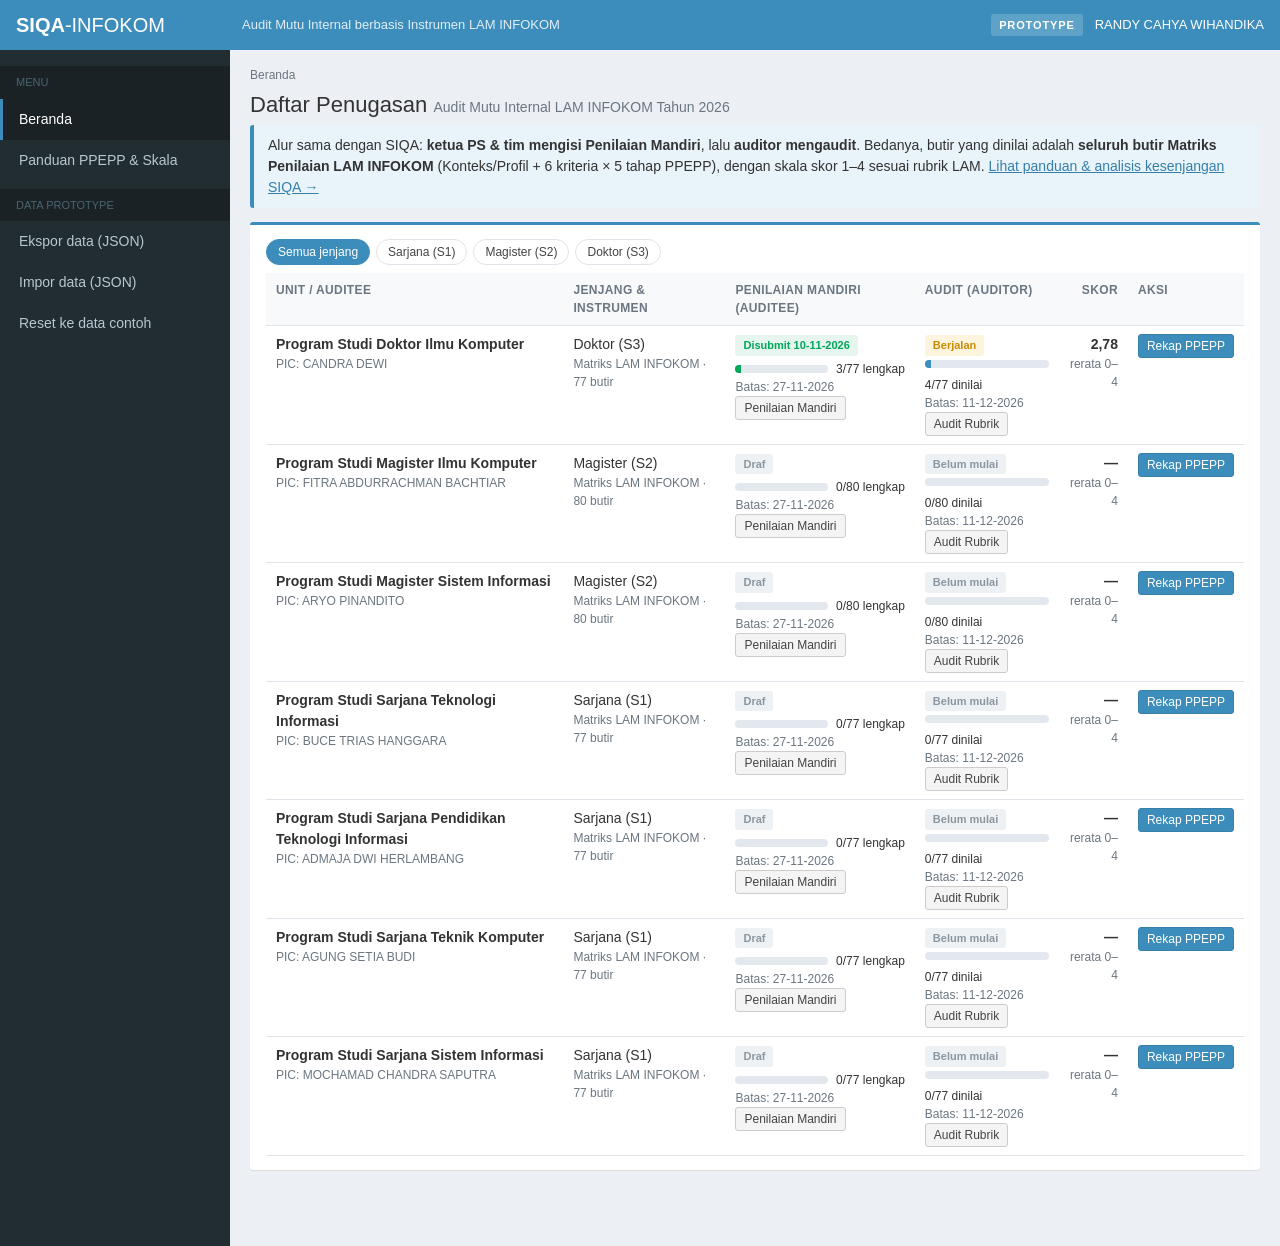
<file: index.html>
<!doctype html>
<html lang="id">
<head>
<meta charset="utf-8">
<meta name="viewport" content="width=device-width, initial-scale=1">
<title>SIQA-INFOKOM</title>
<link rel="stylesheet" href="prototype/app.css">
</head>
<body>
<header class="topbar">
  <a class="brand" href="#/"><b>SIQA</b>-INFOKOM</a>
  <span class="brand-sub">Audit Mutu Internal berbasis Instrumen LAM INFOKOM</span>
  <span class="spacer"></span>
  <span class="proto-tag">PROTOTYPE</span>
  <span class="user">RANDY CAHYA WIHANDIKA</span>
</header>
<div class="layout">
  <nav class="sidenav">
    <div class="sidenav-h">MENU</div>
    <a href="#/" data-nav="home">Beranda</a>
    <a href="#/panduan" data-nav="panduan">Panduan PPEPP &amp; Skala</a>
    <div class="sidenav-h">DATA PROTOTYPE</div>
    <button type="button" data-act="export-json">Ekspor data (JSON)</button>
    <label class="filebtn">Impor data (JSON)<input type="file" accept="application/json" data-act="import-json"></label>
    <button type="button" data-act="reset-demo">Reset ke data contoh</button>
  </nav>
  <main id="app" tabindex="-1"></main>
</div>
<div id="toast" role="status" aria-live="polite"></div>
<script src="prototype/data/matriks.js"></script>
<script src="prototype/data/seed.js"></script>
<script src="prototype/app.js"></script>
</body>
</html>
</file>
<file: prototype/app.css>
:root {
  --blue: #3c8dbc; --blue-d: #367fa9; --side: #222d32; --side-h: #1a2226; --side-t: #b8c7ce;
  --bg: #ecf0f5; --card: #fff; --line: #dfe4ea; --text: #333; --muted: #6b7680;
  --acc: #00a65a; --acc-bg: #e6f6ee; --con: #c98a00; --con-bg: #fdf4dd;
  --weak: #e07020; --weak-bg: #fdeee2; --def: #d73925; --def-bg: #fbe7e4;
  --none: #8a96a0; --none-bg: #eef1f4;
  --ppepp-1: #3c8dbc; --ppepp-2: #00a65a; --ppepp-3: #f39c12; --ppepp-4: #dd4b39; --ppepp-5: #605ca8;
}
* { box-sizing: border-box; }
html, body { margin: 0; }
body { font: 14px/1.5 "Segoe UI", "Source Sans Pro", Roboto, Arial, sans-serif; color: var(--text); background: var(--bg); }
a { color: var(--blue-d); }
button, input, select, textarea { font: inherit; }

/* Top bar & side nav (gaya AdminLTE seperti SIQA) */
.topbar { position: sticky; top: 0; z-index: 20; display: flex; align-items: center; gap: 12px; height: 50px; padding: 0 16px; background: var(--blue); color: #fff; }
.brand { color: #fff; text-decoration: none; font-size: 20px; width: 214px; }
.brand-sub { opacity: .85; font-size: 13px; }
.spacer { flex: 1; }
.proto-tag { font-size: 11px; font-weight: 700; letter-spacing: .08em; background: rgba(255,255,255,.18); padding: 3px 8px; border-radius: 3px; }
.user { font-size: 13px; }
.layout { display: flex; min-height: calc(100vh - 50px); }
.sidenav { width: 230px; flex: none; background: var(--side); color: var(--side-t); padding: 8px 0; }
.sidenav-h { font-size: 11px; color: #4b646f; background: var(--side-h); padding: 8px 16px; margin-top: 8px; }
.sidenav a, .sidenav button, .sidenav .filebtn { display: block; width: 100%; text-align: left; color: var(--side-t); text-decoration: none; background: none; border: 0; border-left: 3px solid transparent; padding: 10px 16px; cursor: pointer; }
.sidenav a:hover, .sidenav button:hover, .sidenav .filebtn:hover, .sidenav a.on { color: #fff; background: var(--side-h); border-left-color: var(--blue); }
.filebtn input { display: none; }
main { flex: 1; min-width: 0; padding: 16px 20px 60px; outline: none; }

/* Umum */
.crumb { font-size: 12px; color: var(--muted); margin-bottom: 4px; }
h1 { font-size: 22px; font-weight: 400; margin: 0 0 4px; }
h1 small { font-size: 14px; color: var(--muted); }
h2 { font-size: 17px; font-weight: 600; margin: 0 0 10px; }
h3 { font-size: 15px; margin: 0 0 6px; }
.box { background: var(--card); border-top: 3px solid var(--blue); border-radius: 3px; box-shadow: 0 1px 1px rgba(0,0,0,.08); padding: 14px 16px; margin-bottom: 16px; }
.box.plain { border-top-color: var(--line); }
.muted { color: var(--muted); }
.small { font-size: 12px; }
.row { display: flex; flex-wrap: wrap; gap: 8px; align-items: center; }
.grid2 { display: grid; grid-template-columns: 1fr 1fr; gap: 16px; }
.btn { display: inline-flex; align-items: center; gap: 6px; border: 1px solid #ccc; background: #f4f4f4; color: #444; padding: 6px 12px; border-radius: 3px; cursor: pointer; text-decoration: none; font-size: 13px; white-space: nowrap; }
.btn:hover { background: #e7e7e7; }
.btn.primary { background: var(--blue); border-color: var(--blue-d); color: #fff; }
.btn.primary:hover { background: var(--blue-d); }
.btn.success { background: var(--acc); border-color: #008d4c; color: #fff; }
.btn.warn { background: #f39c12; border-color: #e08e0b; color: #fff; }
.btn.danger { background: #fff; border-color: var(--def); color: var(--def); }
.btn.xs { padding: 2px 8px; font-size: 12px; }
.btn:disabled { opacity: .5; cursor: not-allowed; }
.alert { padding: 10px 14px; border-radius: 3px; margin-bottom: 14px; border-left: 4px solid; }
.alert.info { background: #e8f3fa; border-color: var(--blue); }
.alert.warn { background: var(--con-bg); border-color: #f39c12; }
.alert.ok { background: var(--acc-bg); border-color: var(--acc); }
table { width: 100%; border-collapse: collapse; }
th, td { text-align: left; padding: 8px 10px; border-bottom: 1px solid var(--line); vertical-align: top; }
th { font-size: 12px; text-transform: uppercase; letter-spacing: .03em; color: var(--muted); background: #f7f9fb; }
td.num, th.num { text-align: right; font-variant-numeric: tabular-nums; }
.table-wrap { overflow-x: auto; }

/* Badge & status */
.badge { display: inline-block; font-size: 11px; font-weight: 600; padding: 2px 7px; border-radius: 10px; background: var(--none-bg); color: #4a5560; white-space: nowrap; }
.badge.k { background: #e8f3fa; color: var(--blue-d); }
.badge.t-Penetapan { background: var(--ppepp-1); color: #fff; }
.badge.t-Pelaksanaan { background: var(--ppepp-2); color: #fff; }
.badge.t-Evaluasi { background: var(--ppepp-3); color: #fff; }
.badge.t-Pengendalian { background: var(--ppepp-4); color: #fff; }
.badge.t-Peningkatan { background: var(--ppepp-5); color: #fff; }
.badge.t-Konteks, .badge.t-Kekhasan { background: #555; color: #fff; }
.st { display: inline-block; font-size: 11px; font-weight: 700; padding: 2px 8px; border-radius: 3px; white-space: nowrap; }
.st.acc { background: var(--acc-bg); color: var(--acc); }
.st.con { background: var(--con-bg); color: var(--con); }
.st.weak { background: var(--weak-bg); color: var(--weak); }
.st.def { background: var(--def-bg); color: var(--def); }
.st.none { background: var(--none-bg); color: var(--none); }
.st.full { background: var(--acc-bg); color: var(--acc); }
.st.part { background: var(--con-bg); color: var(--con); }
.progress { height: 8px; background: #e3e8ee; border-radius: 4px; overflow: hidden; min-width: 80px; }
.progress > span { display: block; height: 100%; background: var(--acc); }
.progress.blue > span { background: var(--blue); }

/* Header unit */
.unit-head { display: flex; flex-wrap: wrap; gap: 16px; align-items: flex-start; justify-content: space-between; }
.unit-head .actions { display: flex; flex-wrap: wrap; gap: 8px; }
.stats { display: grid; grid-template-columns: repeat(auto-fit, minmax(150px, 1fr)); gap: 12px; margin-top: 12px; }
.stat { background: #f7f9fb; border: 1px solid var(--line); border-radius: 3px; padding: 10px 12px; }
.stat b { display: block; font-size: 22px; font-weight: 600; font-variant-numeric: tabular-nums; }
.stat span { font-size: 12px; color: var(--muted); }

/* Workspace */
.filters { display: flex; flex-wrap: wrap; gap: 6px; align-items: center; margin-bottom: 8px; }
.chip { border: 1px solid var(--line); background: #fff; border-radius: 14px; padding: 3px 11px; font-size: 12px; cursor: pointer; color: #444; }
.chip.on { background: var(--blue); border-color: var(--blue); color: #fff; }
.filters select, .filters input[type=search] { border: 1px solid #ccc; border-radius: 3px; padding: 5px 8px; font-size: 13px; }
.filters input[type=search] { min-width: 220px; }
.ws { display: grid; grid-template-columns: 280px minmax(0, 1fr); gap: 16px; align-items: start; }
.butir-nav { position: sticky; top: 66px; max-height: calc(100vh - 82px); overflow: auto; background: #fff; border-radius: 3px; box-shadow: 0 1px 1px rgba(0,0,0,.08); }
.butir-nav .grp { font-size: 11px; font-weight: 700; color: var(--muted); text-transform: uppercase; padding: 10px 12px 4px; background: #f7f9fb; border-bottom: 1px solid var(--line); position: sticky; top: 0; }
.butir-nav a { display: grid; grid-template-columns: 46px 1fr auto; gap: 6px; align-items: center; padding: 6px 12px; border-bottom: 1px solid #f0f2f5; text-decoration: none; color: var(--text); font-size: 12px; }
.butir-nav a:hover { background: #f4f8fb; }
.butir-nav a .kd { font-weight: 700; color: var(--blue-d); }
.butir-nav a .el { overflow: hidden; text-overflow: ellipsis; white-space: nowrap; color: var(--muted); }
.dot { width: 10px; height: 10px; border-radius: 50%; background: #d5dbe1; display: inline-block; }
.dot.full, .dot.acc { background: var(--acc); }
.dot.part, .dot.con { background: #f0b400; }
.dot.weak { background: var(--weak); }
.dot.def { background: var(--def); }

.card { background: #fff; border-radius: 3px; box-shadow: 0 1px 1px rgba(0,0,0,.08); margin-bottom: 16px; border-left: 4px solid #d5dbe1; scroll-margin-top: 66px; }
.card.full, .card.acc { border-left-color: var(--acc); }
.card.part, .card.con { border-left-color: #f0b400; }
.card.weak { border-left-color: var(--weak); }
.card.def { border-left-color: var(--def); }
.card-h { display: flex; flex-wrap: wrap; gap: 8px; align-items: center; padding: 10px 14px; border-bottom: 1px solid var(--line); background: #fafbfc; }
.card-h .kode { font-weight: 700; font-size: 15px; color: var(--blue-d); }
.card-h .meta { font-size: 12px; color: var(--muted); }
.card-b { padding: 12px 14px; }
.elemen { font-weight: 600; margin: 0 0 8px; }
.fmt p { margin: 0 0 6px; }
.fmt ol { margin: 4px 0 6px; padding-left: 22px; }
details.desk { border: 1px solid var(--line); border-radius: 3px; margin: 8px 0; background: #fcfdfe; }
details.desk > summary { cursor: pointer; padding: 6px 10px; font-size: 13px; color: var(--blue-d); }
details.desk > div { padding: 4px 12px 10px; font-size: 13px; }
.unggul { font-size: 12px; background: #f3f0ff; border: 1px solid #ddd6fe; color: #4c3d99; padding: 6px 10px; border-radius: 3px; margin: 8px 0; }
.hint { font-size: 12px; color: var(--muted); background: #f7f9fb; border-left: 3px solid var(--line); padding: 6px 10px; margin: 6px 0 10px; }
.field { margin: 10px 0; }
.field > label, .field > .lbl { display: block; font-weight: 600; font-size: 13px; margin-bottom: 4px; }
.field textarea, .field input[type=text], .field input[type=url], .field input[type=date] { width: 100%; border: 1px solid #ccc; border-radius: 3px; padding: 7px 9px; }
.field textarea { min-height: 80px; resize: vertical; }
.field textarea:read-only, .field input:read-only { background: #f7f9fb; }
.aspek { list-style: none; margin: 0; padding: 0; }
.aspek li { display: flex; gap: 8px; align-items: flex-start; padding: 4px 0; font-size: 13px; }
.aspek li input { margin-top: 3px; }
.aspek .pair { display: flex; gap: 10px; flex: none; }
.aspek .pair span { font-size: 10px; color: var(--muted); display: block; text-align: center; }
.bukti-list { list-style: none; padding: 0; margin: 0 0 6px; }
.bukti-list li { display: flex; gap: 8px; align-items: center; padding: 4px 0; border-bottom: 1px dashed var(--line); font-size: 13px; }
.bukti-list li .t { flex: 1; }
.bukti-add { display: grid; grid-template-columns: 1fr 1fr auto; gap: 6px; }
.bukti-add input { border: 1px solid #ccc; border-radius: 3px; padding: 5px 8px; font-size: 13px; }
.skala { display: grid; grid-template-columns: repeat(4, 1fr); gap: 8px; }
.skala label { position: relative; display: block; border: 1px solid var(--line); border-radius: 3px; padding: 8px 10px 8px; cursor: pointer; font-size: 12px; background: #fff; }
.skala label:hover { border-color: var(--blue); }
.skala input { position: absolute; opacity: 0; }
.skala .sk { display: flex; justify-content: space-between; align-items: center; font-weight: 700; font-size: 13px; margin-bottom: 4px; }
.skala .rb { color: var(--muted); max-height: 7.5em; overflow: auto; }
.skala label.on.l4 { border-color: var(--acc); background: var(--acc-bg); }
.skala label.on.l3 { border-color: #f0b400; background: var(--con-bg); }
.skala label.on.l2 { border-color: var(--weak); background: var(--weak-bg); }
.skala label.on.l1 { border-color: var(--def); background: var(--def-bg); }
.skala input:focus-visible + .sk { outline: 2px solid var(--blue); outline-offset: 2px; }
.skala.locked label { cursor: default; }
.panel-auditee { background: #f7f9fb; border: 1px solid var(--line); border-radius: 3px; padding: 10px 12px; margin: 8px 0 12px; }
.panel-auditee h4, .panel-auditor h4 { margin: 0 0 6px; font-size: 13px; text-transform: uppercase; letter-spacing: .04em; color: var(--muted); }
.panel-auditee .ans { white-space: pre-wrap; font-size: 13px; margin: 0 0 8px; }
.panel-auditee .lbl2 { font-size: 12px; font-weight: 600; color: #555; }
.panel-auditor { border-top: 1px dashed var(--line); padding-top: 10px; }
.saved { font-size: 11px; color: var(--acc); }
.gap { font-size: 12px; font-weight: 700; color: var(--def); }
.empty { text-align: center; padding: 30px; color: var(--muted); }

/* Rekap */
.heat { border-collapse: separate; border-spacing: 3px; }
.heat th, .heat td { border: 0; text-align: center; padding: 8px 6px; font-size: 12px; }
.heat th:first-child, .heat td:first-child { text-align: left; }
.heat td.c { border-radius: 3px; font-weight: 700; font-variant-numeric: tabular-nums; min-width: 92px; }
.heat td.c small { display: block; font-weight: 400; font-size: 10px; opacity: .85; }
.c.s4 { background: var(--acc); color: #fff; }
.c.s3 { background: #8fd3a9; color: #0d4a2b; }
.c.s2 { background: #f6c37a; color: #5b3a00; }
.c.s1 { background: #ef8f80; color: #5a1309; }
.c.s0 { background: #eef1f4; color: var(--none); }
.c.na { background: transparent; color: #c0c7ce; }
.legend { display: flex; flex-wrap: wrap; gap: 12px; font-size: 12px; color: var(--muted); margin-top: 8px; }
.legend i { display: inline-block; width: 12px; height: 12px; border-radius: 2px; vertical-align: -2px; margin-right: 4px; }
.bar { display: flex; height: 18px; border-radius: 3px; overflow: hidden; background: #eef1f4; }
.bar span { display: block; height: 100%; }
.big { font-size: 34px; font-weight: 600; font-variant-numeric: tabular-nums; line-height: 1.1; }

#toast { position: fixed; right: 20px; bottom: 20px; background: #333; color: #fff; padding: 10px 16px; border-radius: 4px; opacity: 0; transform: translateY(10px); transition: .2s; pointer-events: none; z-index: 50; }
#toast.show { opacity: 1; transform: none; }

@media (max-width: 1000px) {
  .ws { grid-template-columns: 1fr; }
  .butir-nav { position: static; max-height: 260px; }
  .skala { grid-template-columns: 1fr 1fr; }
  .grid2 { grid-template-columns: 1fr; }
}
@media (max-width: 760px) {
  .sidenav { display: none; }
  .brand { width: auto; }
  .brand-sub, .user { display: none; }
  main { padding: 12px 16px 40px; }
  .bukti-add { grid-template-columns: 1fr; }
  .skala { grid-template-columns: 1fr; }
}
@media print {
  .topbar, .sidenav, .no-print, .filters, .butir-nav { display: none !important; }
  body { background: #fff; }
  main { padding: 0; }
  .box, .card { box-shadow: none; border: 1px solid #ccc; break-inside: avoid; }
  .ws { display: block; }
}
</file>
